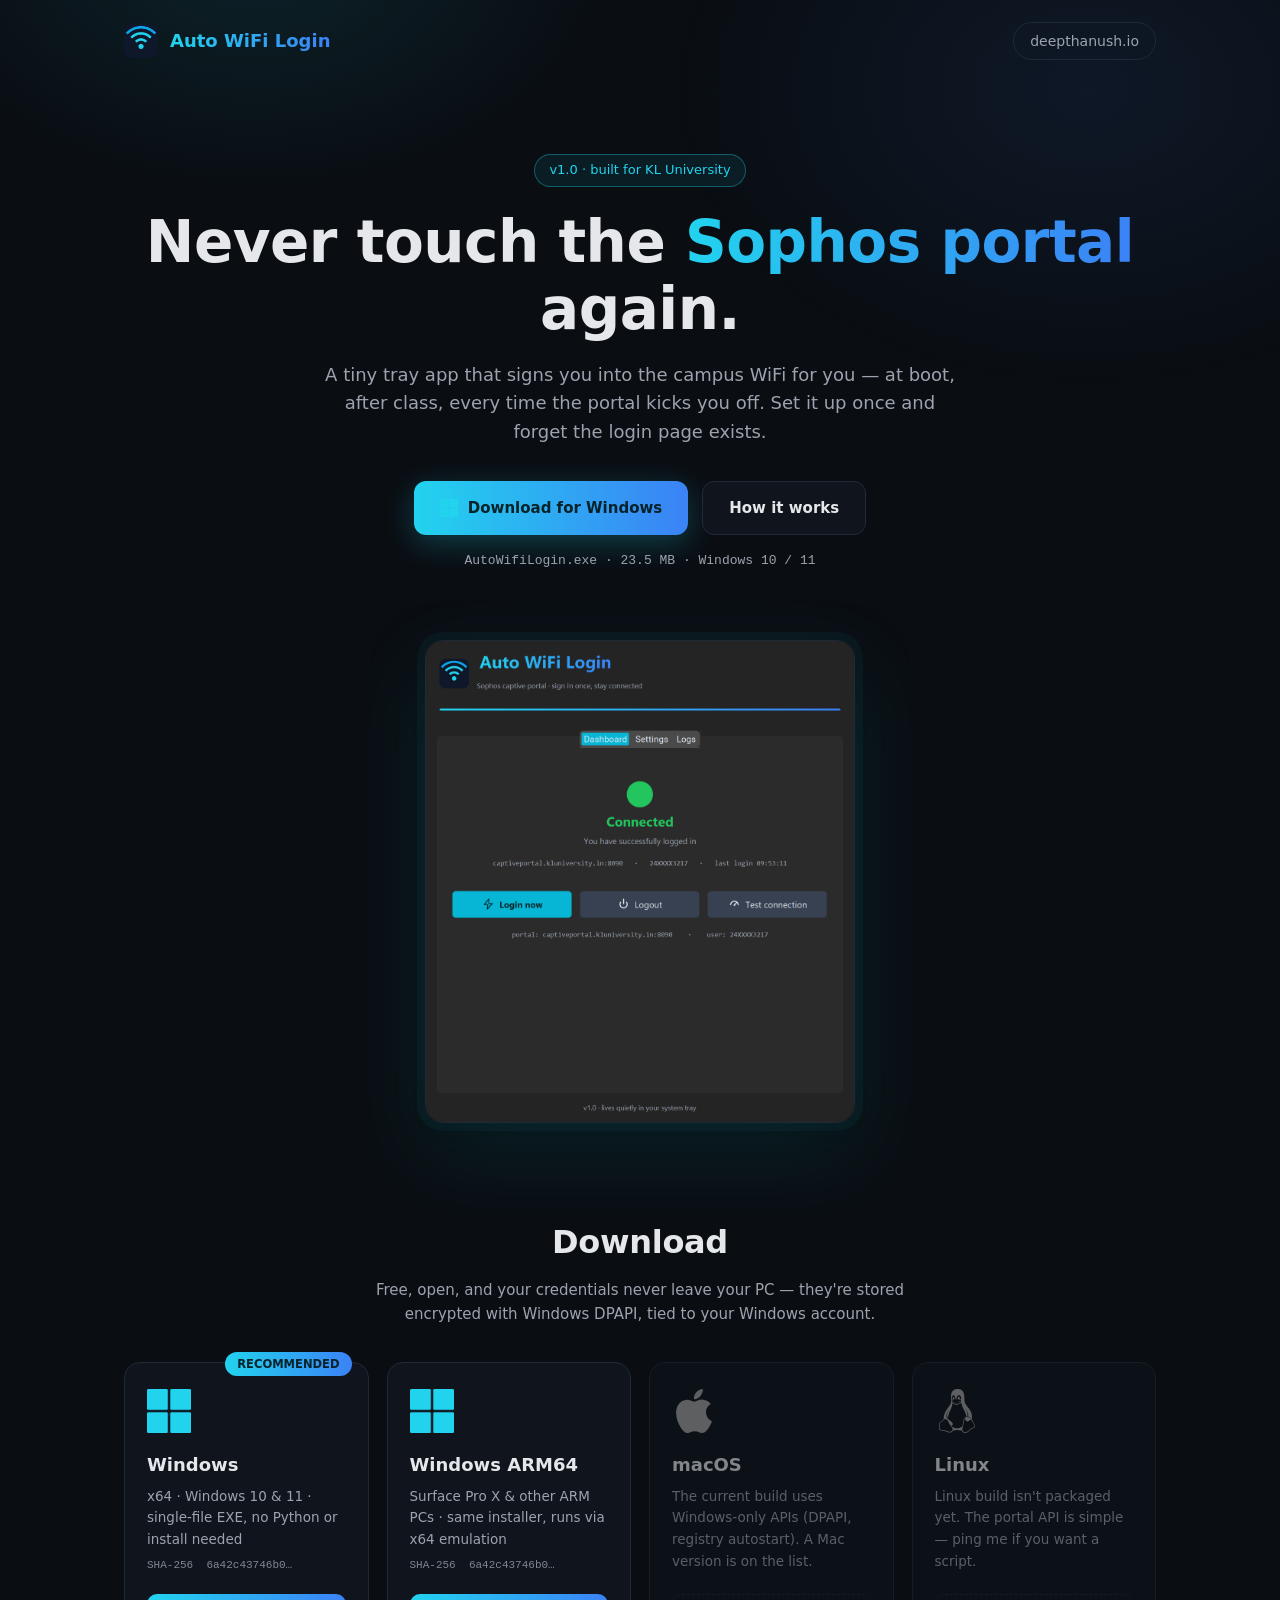
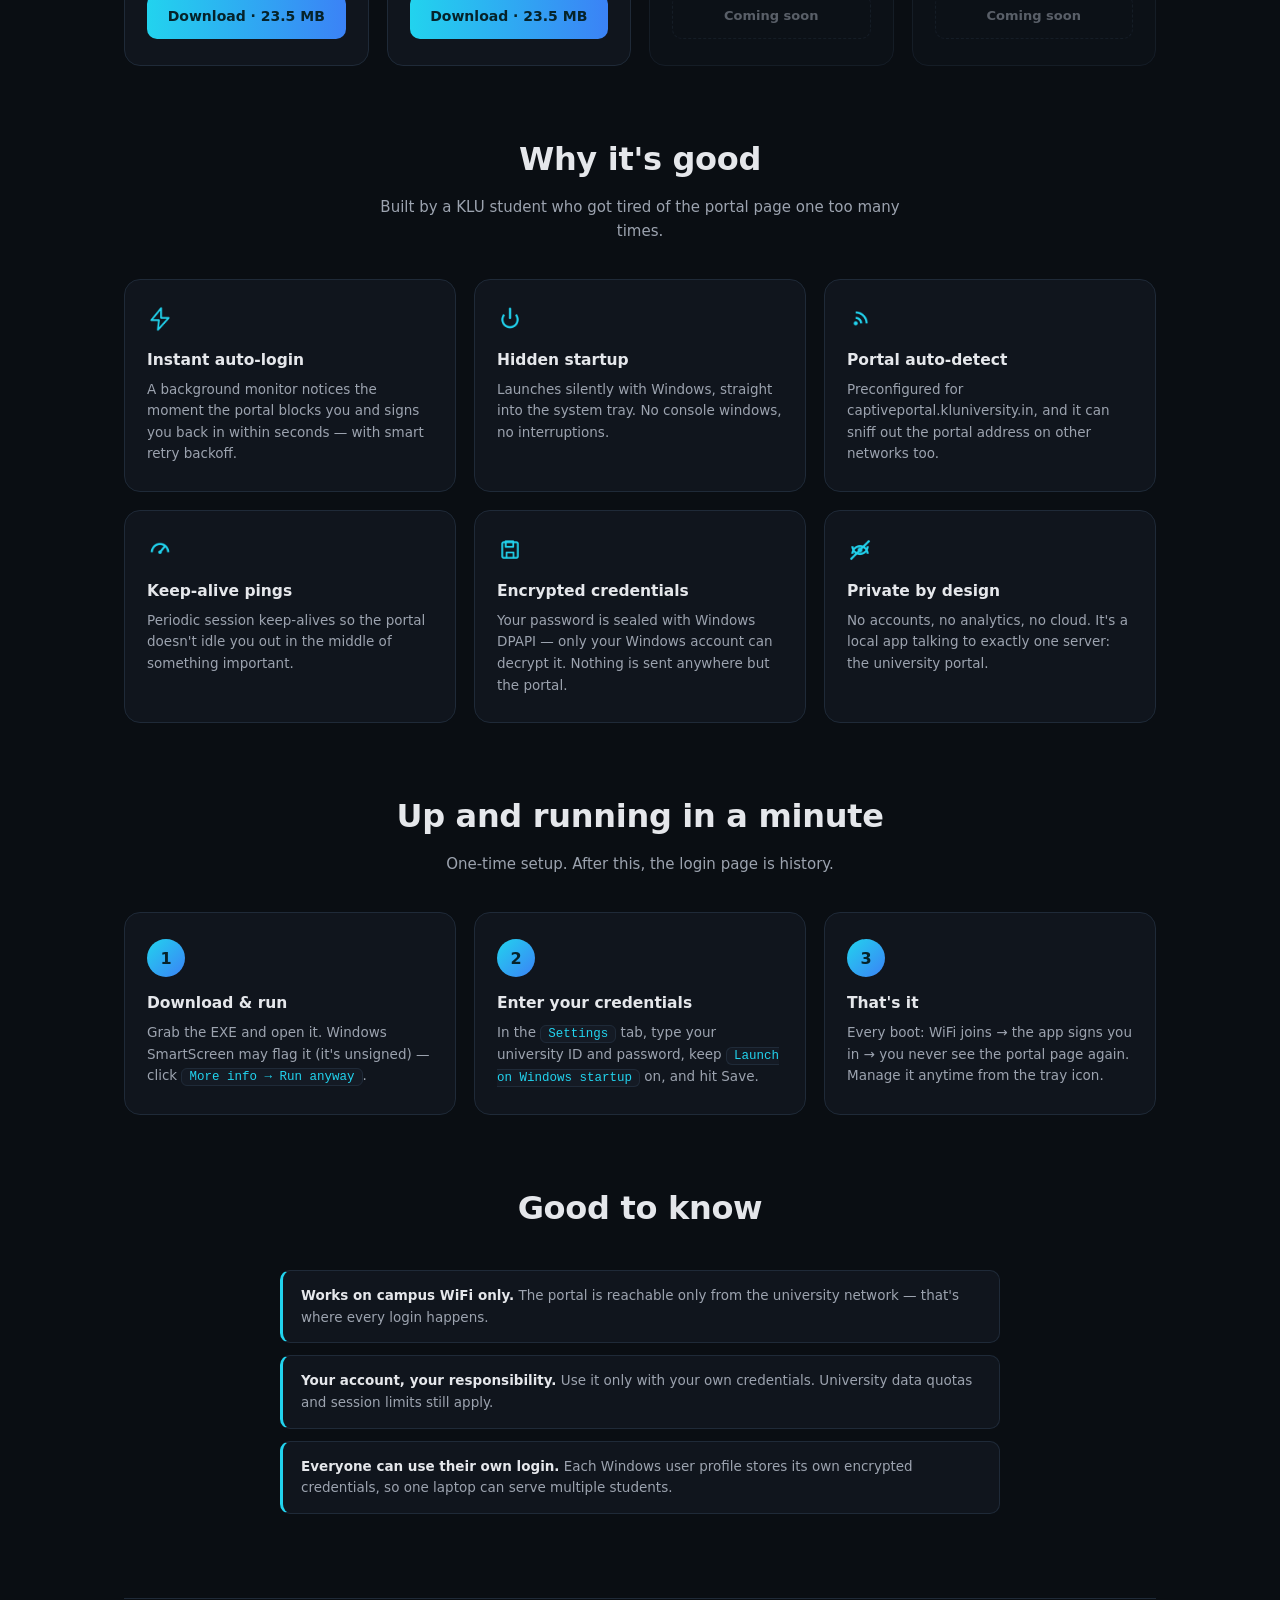
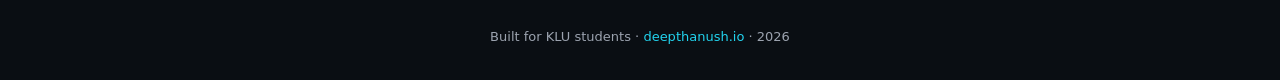
<file: auto-wifi-login-app/index.html>
<!DOCTYPE html>
<html lang="en">
<head>
<meta charset="UTF-8">
<meta name="viewport" content="width=device-width, initial-scale=1.0">
<title>Auto WiFi Login — never touch the Sophos portal again</title>
<meta name="description" content="One-click auto-login for KL University's Sophos captive portal. Runs hidden in your system tray and signs you in automatically.">
<link rel="icon" type="image/png" href="./icon.png">
<style>
  :root {
    --bg: #0a0e13;
    --card: #10151d;
    --card-2: #141a24;
    --border: #1f2a38;
    --text: #e5e7eb;
    --muted: #9ca3af;
    --cyan: #22d3ee;
    --blue: #3b82f6;
    --green: #22c55e;
  }
  * { margin: 0; padding: 0; box-sizing: border-box; }
  img { max-width: 100%; height: auto; }
  html { scroll-behavior: smooth; }
  body {
    background: var(--bg);
    color: var(--text);
    font-family: "Segoe UI", Inter, system-ui, -apple-system, sans-serif;
    line-height: 1.6;
    overflow-x: hidden;
  }
  .glow {
    position: fixed; inset: 0; pointer-events: none; z-index: 0;
    background:
      radial-gradient(600px 400px at 20% -5%, rgba(34,211,238,.10), transparent 60%),
      radial-gradient(700px 500px at 85% 10%, rgba(59,130,246,.09), transparent 60%);
  }
  .wrap { position: relative; z-index: 1; max-width: 1080px; margin: 0 auto; padding: 0 24px; }

  /* ---------------- nav ---------------- */
  nav {
    display: flex; align-items: center; justify-content: space-between;
    padding: 22px 0;
  }
  .brand { display: flex; align-items: center; gap: 12px; text-decoration: none; }
  .brand img { width: 34px; height: 34px; }
  .brand span {
    font-weight: 700; font-size: 18px;
    background: linear-gradient(90deg, var(--cyan), var(--blue));
    -webkit-background-clip: text; background-clip: text; color: transparent;
  }
  .navlink {
    color: var(--muted); text-decoration: none; font-size: 14px;
    border: 1px solid var(--border); border-radius: 999px; padding: 7px 16px;
    transition: .2s;
  }
  .navlink:hover { color: var(--cyan); border-color: var(--cyan); }

  /* ---------------- hero ---------------- */
  header { text-align: center; padding: 72px 0 48px; }
  .badge {
    display: inline-block; font-size: 13px; color: var(--cyan);
    border: 1px solid rgba(34,211,238,.35); background: rgba(34,211,238,.08);
    border-radius: 999px; padding: 5px 14px; margin-bottom: 22px;
  }
  h1 {
    font-size: clamp(34px, 6vw, 58px); font-weight: 800; line-height: 1.15;
    letter-spacing: -0.5px;
  }
  h1 .grad {
    background: linear-gradient(90deg, var(--cyan), var(--blue));
    -webkit-background-clip: text; background-clip: text; color: transparent;
  }
  .sub {
    color: var(--muted); font-size: clamp(15px, 2.2vw, 18px);
    max-width: 640px; margin: 18px auto 34px;
  }
  .cta-row { display: flex; gap: 14px; justify-content: center; flex-wrap: wrap; }
  .btn {
    display: inline-flex; align-items: center; gap: 10px;
    font-weight: 700; font-size: 15px; text-decoration: none;
    border-radius: 12px; padding: 14px 26px; transition: .2s;
  }
  .btn-primary {
    background: linear-gradient(90deg, var(--cyan), var(--blue)); color: #06232a;
    box-shadow: 0 8px 30px rgba(34,211,238,.25);
  }
  .btn-primary:hover { transform: translateY(-2px); box-shadow: 0 12px 40px rgba(34,211,238,.4); }
  .btn-ghost { border: 1px solid var(--border); color: var(--text); background: var(--card); }
  .btn-ghost:hover { border-color: var(--cyan); color: var(--cyan); }
  .meta { color: var(--muted); font-size: 13px; margin-top: 16px; font-family: Consolas, monospace; }

  /* ---------------- screenshot ---------------- */
  .shot { text-align: center; padding: 20px 0 30px; }
  .shot img {
    width: min(430px, 88vw); border-radius: 18px; border: 1px solid var(--border);
    box-shadow: 0 0 0 8px rgba(34,211,238,.04), 0 30px 80px rgba(34,211,238,.12), 0 20px 50px rgba(0,0,0,.6);
  }

  /* ---------------- sections ---------------- */
  section { padding: 56px 0 12px; }
  h2 { font-size: clamp(24px, 4vw, 32px); font-weight: 800; text-align: center; letter-spacing: -.3px; }
  .section-sub { color: var(--muted); text-align: center; margin: 10px auto 36px; max-width: 560px; font-size: 15px; }

  /* ---------------- download cards ---------------- */
  .grid { display: grid; grid-template-columns: repeat(auto-fit, minmax(min(230px, 100%), 1fr)); gap: 18px; }
  .card {
    position: relative; background: var(--card); border: 1px solid var(--border);
    border-radius: 16px; padding: 26px 22px; transition: .2s;
    display: flex; flex-direction: column; gap: 6px;
  }
  .card:hover { transform: translateY(-4px); border-color: rgba(34,211,238,.5); box-shadow: 0 16px 40px rgba(0,0,0,.45); }
  .card.disabled { opacity: .55; }
  .card.disabled:hover { transform: none; border-color: var(--border); box-shadow: none; }
  .card .os-icon { width: 44px; height: 44px; margin-bottom: 12px; }
  .card.disabled .os-icon { filter: grayscale(1); }
  .card h3 { font-size: 18px; font-weight: 700; }
  .card .desc { color: var(--muted); font-size: 13.5px; flex: 1; }
  .card .sha { color: var(--muted); font-size: 11px; font-family: Consolas, monospace; opacity: .8; }
  .ribbon {
    position: absolute; top: -11px; right: 16px;
    background: linear-gradient(90deg, var(--cyan), var(--blue)); color: #06232a;
    font-size: 11.5px; font-weight: 800; border-radius: 999px; padding: 3px 12px;
  }
  .dl-btn {
    margin-top: 14px; text-align: center; text-decoration: none;
    font-weight: 700; font-size: 14px; border-radius: 10px; padding: 11px;
    background: linear-gradient(90deg, var(--cyan), var(--blue)); color: #06232a;
    transition: .2s;
  }
  .dl-btn:hover { filter: brightness(1.1); }
  .soon {
    margin-top: 14px; text-align: center; font-weight: 700; font-size: 13px;
    border: 1px dashed var(--border); color: var(--muted);
    border-radius: 10px; padding: 11px;
  }

  /* ---------------- features ---------------- */
  .feat { display: grid; grid-template-columns: repeat(auto-fit, minmax(min(280px, 100%), 1fr)); gap: 18px; }
  .feat .card:hover { transform: none; border-color: var(--border); box-shadow: none; }
  .feat img { width: 26px; height: 26px; margin-bottom: 10px; }
  .feat h3 { font-size: 15.5px; }
  .feat p { color: var(--muted); font-size: 13.5px; }

  /* ---------------- steps ---------------- */
  .steps { display: grid; grid-template-columns: repeat(auto-fit, minmax(min(260px, 100%), 1fr)); gap: 18px; }
  .step {
    background: var(--card); border: 1px solid var(--border); border-radius: 16px; padding: 26px 22px;
  }
  .step .num {
    width: 38px; height: 38px; border-radius: 50%;
    display: flex; align-items: center; justify-content: center;
    font-weight: 800; color: #06232a; margin-bottom: 14px;
    background: linear-gradient(135deg, var(--cyan), var(--blue));
  }
  .step h3 { font-size: 15.5px; margin-bottom: 6px; }
  .step p { color: var(--muted); font-size: 13.5px; }
  .step code {
    background: var(--card-2); border: 1px solid var(--border); border-radius: 6px;
    padding: 1px 7px; font-size: 12.5px; color: var(--cyan);
  }

  /* ---------------- notes ---------------- */
  .notes { max-width: 720px; margin: 0 auto; display: flex; flex-direction: column; gap: 12px; }
  .note {
    background: var(--card); border: 1px solid var(--border); border-left: 3px solid var(--cyan);
    border-radius: 10px; padding: 14px 18px; color: var(--muted); font-size: 13.5px;
  }
  .note b { color: var(--text); }

  /* ---------------- footer ---------------- */
  footer {
    margin-top: 72px; padding: 28px 0 34px; text-align: center;
    color: var(--muted); font-size: 13px; border-top: 1px solid var(--border);
  }
  footer a { color: var(--cyan); text-decoration: none; }
  footer a:hover { text-decoration: underline; }

  @media (max-width: 560px) {
    header { padding: 48px 0 36px; }
    .cta-row { flex-direction: column; align-items: stretch; }
    .cta-row .btn { width: 100%; justify-content: center; }
  }
  /* very narrow phones: keep the nav row on one line */
  @media (max-width: 380px) {
    .brand span { font-size: 16px; }
    .navlink { font-size: 13px; padding: 6px 13px; }
  }
</style>
</head>
<body>
<div class="glow"></div>
<div class="wrap">

  <nav>
    <a class="brand" href="./">
      <img src="./icon.png" alt="Auto WiFi Login icon">
      <span>Auto WiFi Login</span>
    </a>
    <a class="navlink" href="https://deepthanush.io">deepthanush.io</a>
  </nav>

  <header>
    <div class="badge">v1.0 · built for KL University</div>
    <h1>Never touch the <span class="grad">Sophos portal</span> again.</h1>
    <p class="sub">
      A tiny tray app that signs you into the campus WiFi for you — at boot,
      after class, every time the portal kicks you off. Set it up once and
      forget the login page exists.
    </p>
    <div class="cta-row">
      <a class="btn btn-primary" href="./AutoWifiLogin.exe" download>
        <img src="./icons/windows.png" width="18" height="18" alt="">
        Download for Windows
      </a>
      <a class="btn btn-ghost" href="#how">How it works</a>
    </div>
    <div class="meta">AutoWifiLogin.exe · 23.5 MB · Windows 10 / 11</div>
  </header>

  <div class="shot">
    <img src="./screenshot.png" alt="Auto WiFi Login dashboard showing a successful connection">
  </div>

  <section id="download">
    <h2>Download</h2>
    <p class="section-sub">Free, open, and your credentials never leave your PC —
      they're stored encrypted with Windows DPAPI, tied to your Windows account.</p>
    <div class="grid">

      <div class="card">
        <div class="ribbon">RECOMMENDED</div>
        <img class="os-icon" src="./icons/windows.png" alt="Windows logo">
        <h3>Windows</h3>
        <div class="desc">x64 · Windows 10 &amp; 11 · single-file EXE, no Python or install needed</div>
        <div class="sha">SHA-256&nbsp; 6a42c43746b0…</div>
        <a class="dl-btn" href="./AutoWifiLogin.exe" download>Download · 23.5 MB</a>
      </div>

      <div class="card">
        <img class="os-icon" src="./icons/windows.png" alt="Windows ARM64 logo">
        <h3>Windows ARM64</h3>
        <div class="desc">Surface Pro X &amp; other ARM PCs · same installer, runs via x64 emulation</div>
        <div class="sha">SHA-256&nbsp; 6a42c43746b0…</div>
        <a class="dl-btn" href="./AutoWifiLogin.exe" download>Download · 23.5 MB</a>
      </div>

      <div class="card disabled">
        <img class="os-icon" src="./icons/apple.svg" alt="Apple logo">
        <h3>macOS</h3>
        <div class="desc">The current build uses Windows-only APIs (DPAPI, registry autostart). A Mac version is on the list.</div>
        <div class="soon">Coming soon</div>
      </div>

      <div class="card disabled">
        <img class="os-icon" src="./icons/linux.svg" alt="Linux logo">
        <h3>Linux</h3>
        <div class="desc">Linux build isn't packaged yet. The portal API is simple — ping me if you want a script.</div>
        <div class="soon">Coming soon</div>
      </div>

    </div>
  </section>

  <section>
    <h2>Why it's good</h2>
    <p class="section-sub">Built by a KLU student who got tired of the portal page one too many times.</p>
    <div class="feat">
      <div class="card">
        <img src="./icons/bolt.png" alt="">
        <h3>Instant auto-login</h3>
        <p>A background monitor notices the moment the portal blocks you and signs you back in within seconds — with smart retry backoff.</p>
      </div>
      <div class="card">
        <img src="./icons/power.png" alt="">
        <h3>Hidden startup</h3>
        <p>Launches silently with Windows, straight into the system tray. No console windows, no interruptions.</p>
      </div>
      <div class="card">
        <img src="./icons/radar.png" alt="">
        <h3>Portal auto-detect</h3>
        <p>Preconfigured for captiveportal.kluniversity.in, and it can sniff out the portal address on other networks too.</p>
      </div>
      <div class="card">
        <img src="./icons/gauge.png" alt="">
        <h3>Keep-alive pings</h3>
        <p>Periodic session keep-alives so the portal doesn't idle you out in the middle of something important.</p>
      </div>
      <div class="card">
        <img src="./icons/save.png" alt="">
        <h3>Encrypted credentials</h3>
        <p>Your password is sealed with Windows DPAPI — only your Windows account can decrypt it. Nothing is sent anywhere but the portal.</p>
      </div>
      <div class="card">
        <img src="./icons/eye-off.png" alt="">
        <h3>Private by design</h3>
        <p>No accounts, no analytics, no cloud. It's a local app talking to exactly one server: the university portal.</p>
      </div>
    </div>
  </section>

  <section id="how">
    <h2>Up and running in a minute</h2>
    <p class="section-sub">One-time setup. After this, the login page is history.</p>
    <div class="steps">
      <div class="step">
        <div class="num">1</div>
        <h3>Download &amp; run</h3>
        <p>Grab the EXE and open it. Windows SmartScreen may flag it (it's unsigned) — click <code>More info → Run anyway</code>.</p>
      </div>
      <div class="step">
        <div class="num">2</div>
        <h3>Enter your credentials</h3>
        <p>In the <code>Settings</code> tab, type your university ID and password, keep <code>Launch on Windows startup</code> on, and hit Save.</p>
      </div>
      <div class="step">
        <div class="num">3</div>
        <h3>That's it</h3>
        <p>Every boot: WiFi joins → the app signs you in → you never see the portal page again. Manage it anytime from the tray icon.</p>
      </div>
    </div>
  </section>

  <section>
    <h2>Good to know</h2>
    <div class="notes" style="margin-top: 36px;">
      <div class="note"><b>Works on campus WiFi only.</b> The portal is reachable only from the university network — that's where every login happens.</div>
      <div class="note"><b>Your account, your responsibility.</b> Use it only with your own credentials. University data quotas and session limits still apply.</div>
      <div class="note"><b>Everyone can use their own login.</b> Each Windows user profile stores its own encrypted credentials, so one laptop can serve multiple students.</div>
    </div>
  </section>

  <footer>
    Built for KLU students · <a href="https://deepthanush.io">deepthanush.io</a> · <span id="y"></span>
  </footer>

</div>
<script>document.getElementById('y').textContent = new Date().getFullYear();</script>
</body>
</html>
</file>
